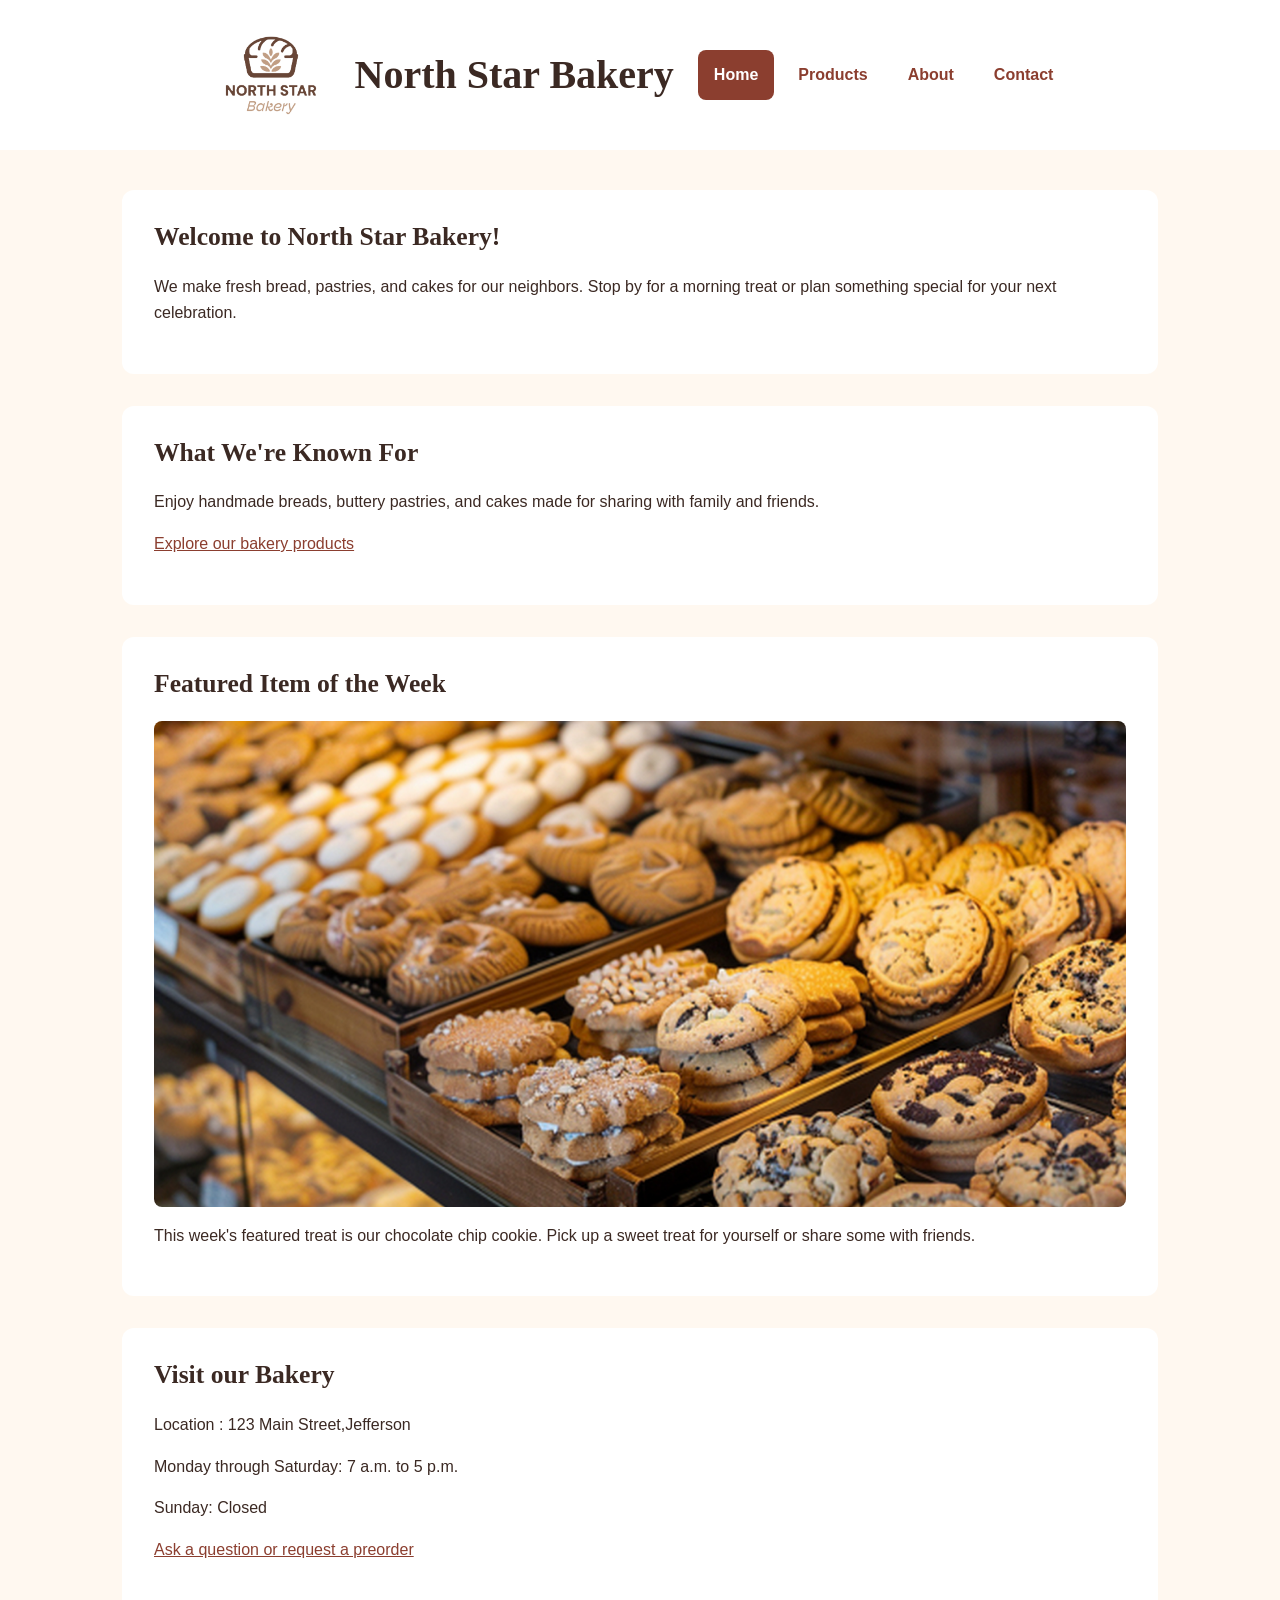
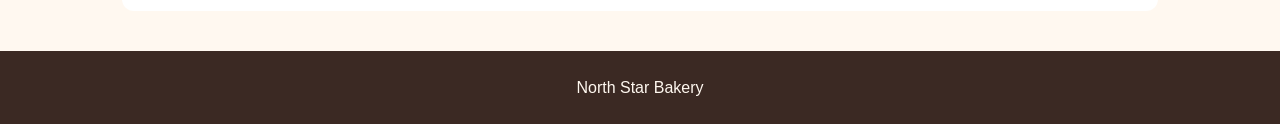
<file: index.html>
<!DOCTYPE html>
<html lang="en">
<head>
    <meta charset="UTF-8">
    <meta name="viewport" content="width=device-width, initial-scale=1.0">
    <title>North Star Bakery | Home</title>
    <link rel="stylesheet" href="styles.css">
    <script src="script.js" defer></script>
</head>
<body>
    <header>
        <img src="media/bakery-logo_c.png"
        alt="North Star Bakery logo"
        width="180">

        <h1>North Star Bakery</h1>
        <nav aria-labek="Main navigation">
            <ul>
                <li><a href="index.html" aria-current="page">Home</a> </li>
                <li><a href="products.html">Products</a></li>
                <li><a href="about.html">About</a></li>
                 <li><a href="contact.html">Contact</a></li>
            </ul>
        </nav>
    </header>

    <main>
        <section>
        <h2>Welcome to North Star Bakery!</h2>
        <p>
            We make fresh bread, pastries, and cakes for our neighbors.
            Stop by for a morning treat or plan something special
             for your next celebration.
        </p>
        </section>
        <section>
            <h2> What We're Known For</h2>
            <p>
                Enjoy handmade breads, buttery pastries, and cakes
                 made for sharing with family and friends.
            </p>
            <p>
                <a href="products.html">Explore our bakery products</a>
            </p>
        </section>
        <section>
            <h2>Featured Item of the Week</h2>
           <picture>
            <source
                media="(min-width: 768px)"
                srcset="media/bakery-feature-large_c.png">
            <img
                src="media/bakery-feature-small_c.png"
                alt="Assorted cookies and pastries displayed on bakery trays">
        </picture>

        <p>
            This week's featured treat is our chocolate chip cookie.
            Pick up a sweet treat for yourself or share some with friends.
            </p>
        </section>
        <section>
            <h2> Visit our Bakery</h2>
            <p>Location : 123 Main Street,Jefferson</p>
            <p>Monday through Saturday: 7 a.m. to 5 p.m.</p>
            <p>Sunday: Closed</p>
            <p>
                <a href="contact.html">Ask a question or request a preorder</a>
            </p>
        </section>
    </main>

    <footer>
        <p>North Star Bakery</p>
    </footer>
</body>
</html>
</file>
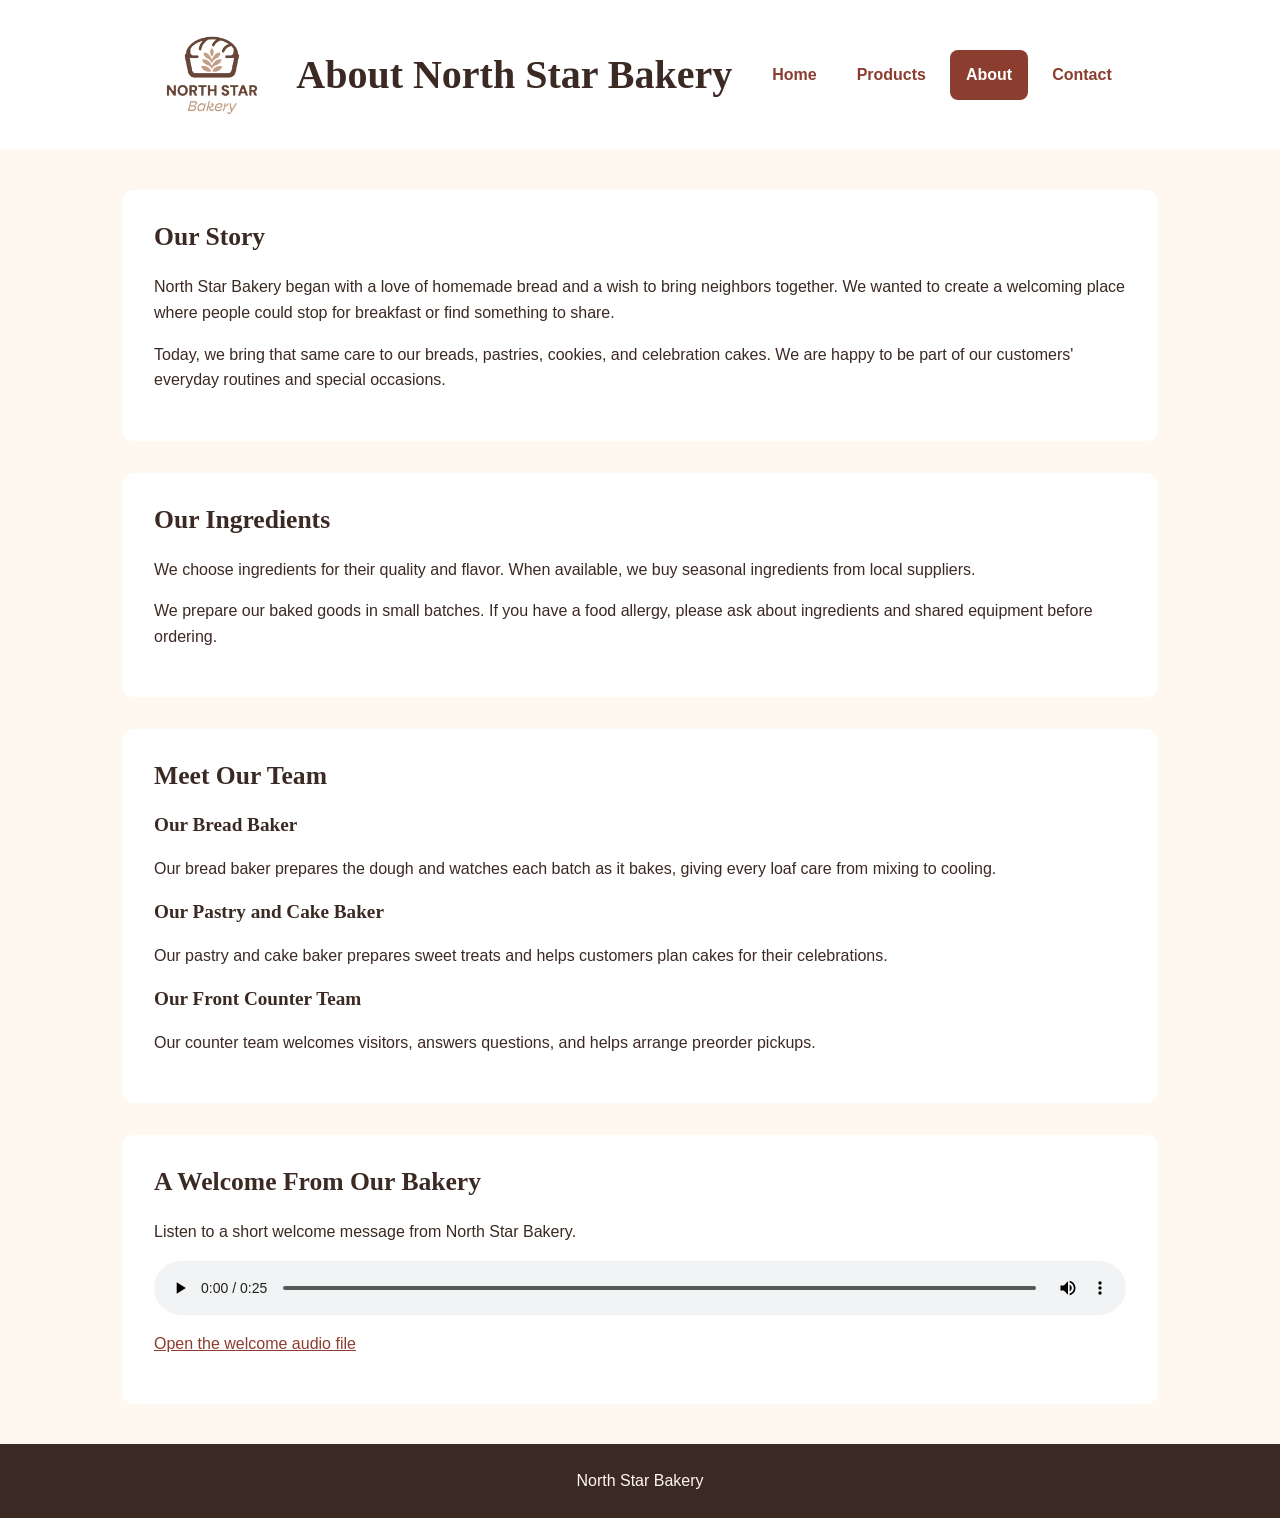
<file: about.html>
<!DOCTYPE html>
<html lang="en">
<head>
    <meta charset="UTF-8">
    <meta name="viewport" content="width=device-width, initial-scale=1.0">
    <title>North Star Bakery | About</title>
    <link rel="stylesheet" href="styles.css">
    <script src="script.js" defer></script>
</head>
<body>
    <header>
        <img
            src="media/bakery-logo_c.png"
            alt="North Star Bakery logo"
            width="180">

        <h1>About North Star Bakery</h1>

        <nav aria-label="Main navigation">
            <ul>
                <li><a href="index.html">Home</a></li>
                <li><a href="products.html">Products</a></li>
                <li><a href="about.html" aria-current="page">About</a></li>
                <li><a href="contact.html">Contact</a></li>
            </ul>
        </nav>
    </header>

    <main>
        <section>
            <h2>Our Story</h2>

            <p>
                North Star Bakery began with a love of homemade bread
                and a wish to bring neighbors together.
                We wanted to create a welcoming place where people
                could stop for breakfast or find something to share.
            </p>

            <p>
                Today, we bring that same care to our breads,
                pastries, cookies, and celebration cakes.
                We are happy to be part of our customers' everyday
                routines and special occasions.
            </p>
        </section>

        <section>
            <h2>Our Ingredients</h2>

            <p>
                We choose ingredients for their quality and flavor.
                When available, we buy seasonal ingredients
                from local suppliers.
            </p>

            <p>
                We prepare our baked goods in small batches.
                If you have a food allergy, please ask about
                ingredients and shared equipment before ordering.
            </p>
        </section>

        <section>
            <h2>Meet Our Team</h2>

            <h3>Our Bread Baker</h3>
            <p>
                Our bread baker prepares the dough and watches
                each batch as it bakes, giving every loaf care
                from mixing to cooling.
            </p>

            <h3>Our Pastry and Cake Baker</h3>
            <p>
                Our pastry and cake baker prepares sweet treats
                and helps customers plan cakes for their celebrations.
            </p>

            <h3>Our Front Counter Team</h3>
            <p>
                Our counter team welcomes visitors, answers questions,
                and helps arrange preorder pickups.
            </p>
        </section>
        <section>
            <h2>A Welcome From Our Bakery</h2>

            <p>
                Listen to a short welcome message from North Star Bakery.
            </p>

            <audio controls preload="metadata">
                <source
                    src="media/bakery-welcome_c.mp3"
                    type="audio/mpeg">

                Your browser does not support HTML audio.
                <a href="media/bakery-welcome_c.mp3">
                    Download the bakery welcome message
                </a>.
            </audio>

            <p>
                <a href="media/bakery-welcome_c.mp3">
                    Open the welcome audio file
                </a>
            </p>
        </section>
    </main>

    <footer>
        <p>North Star Bakery</p>
    </footer>
</body>
</html>
</file>
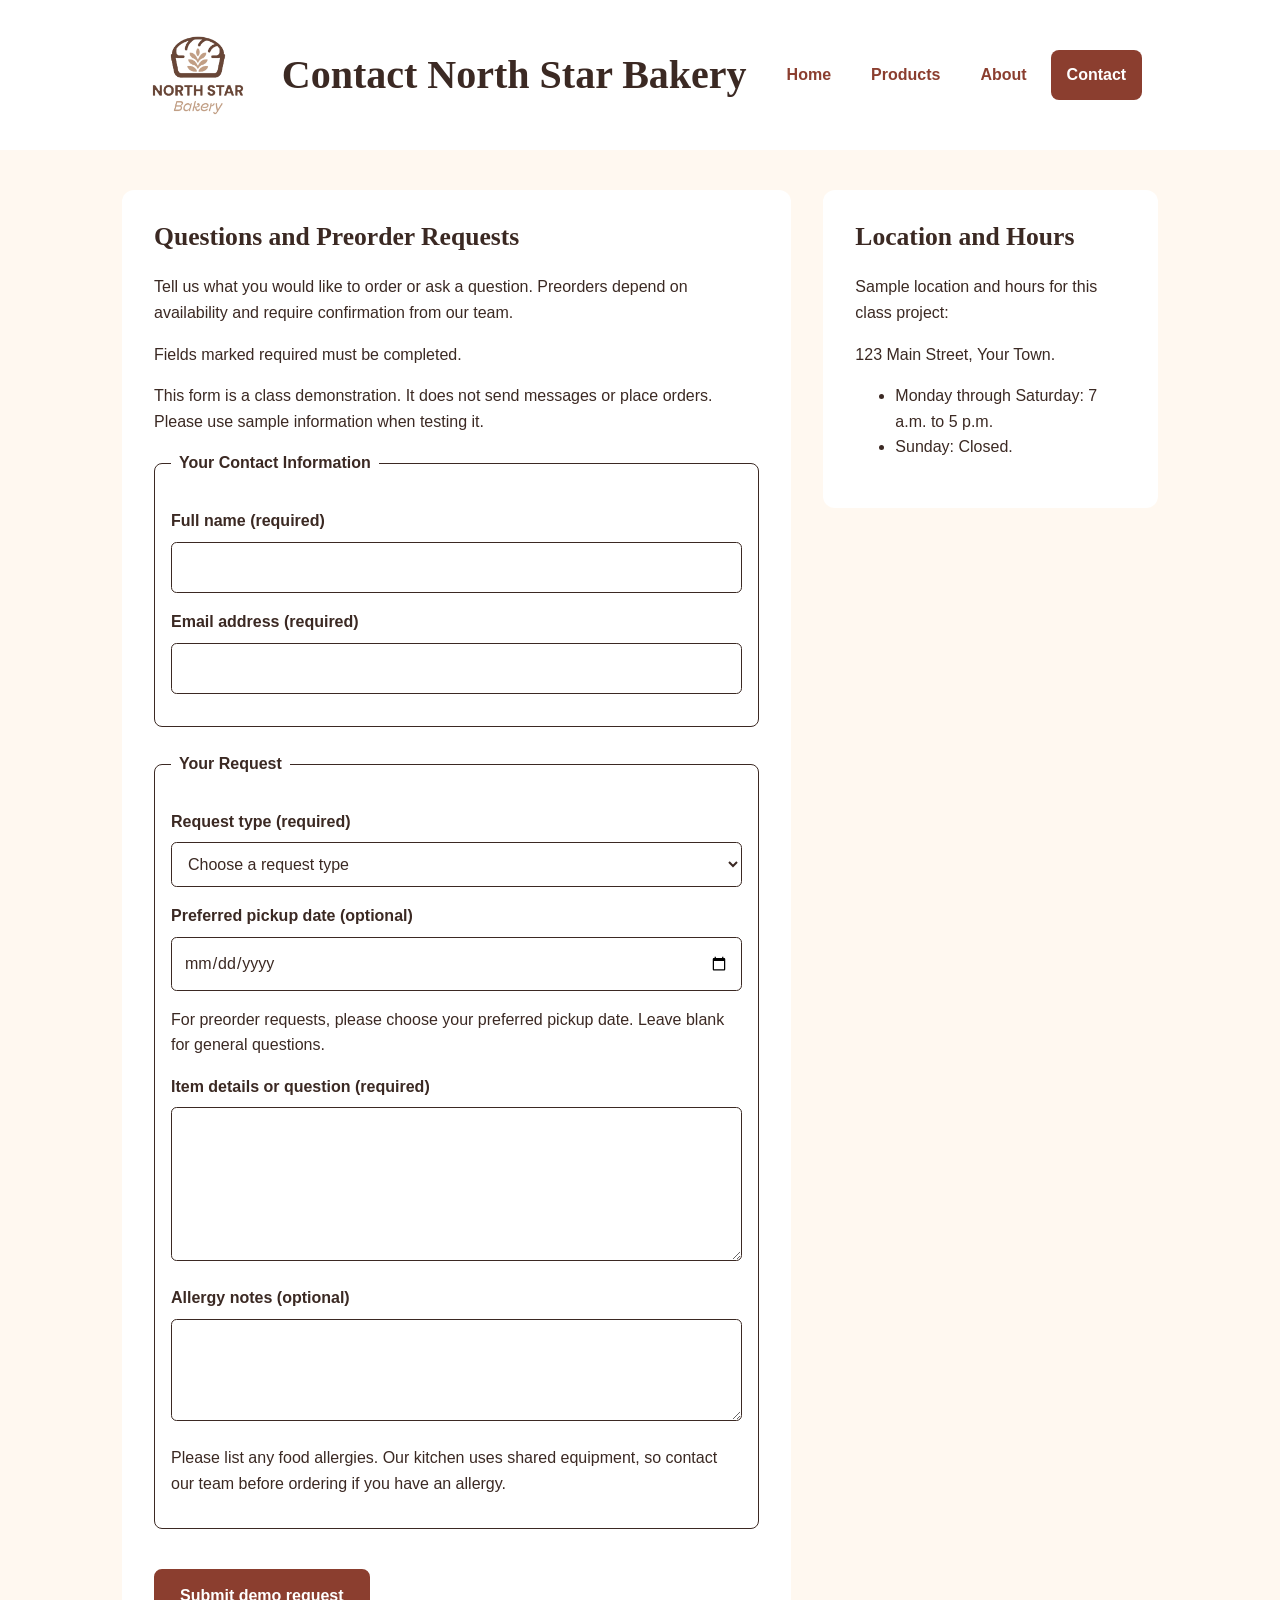
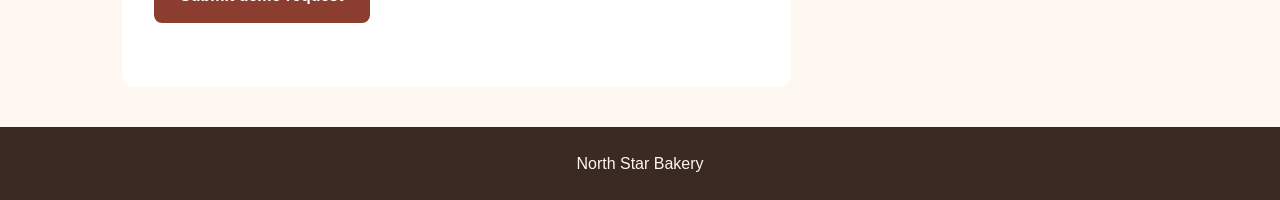
<file: contact.html>
<!DOCTYPE html>
<html lang="en">
<head>
    <meta charset="UTF-8">
    <meta name="viewport" content="width=device-width, initial-scale=1.0">
    <title>North Star Bakery | Contact</title>
    <link rel="stylesheet" href="styles.css">
    <script src="script.js" defer></script>
</head>
<body>
    <header>
        <img
            src="media/bakery-logo_c.png"
            alt="North Star Bakery logo"
            width="180">

        <h1>Contact North Star Bakery</h1>

        <nav aria-label="Main navigation">
            <ul>
                <li><a href="index.html">Home</a></li>
                <li><a href="products.html">Products</a></li>
                <li><a href="about.html">About</a></li>
                <li><a href="contact.html" aria-current="page">Contact</a></li>
            </ul>
        </nav>
    </header>

    <main class="contact-layout">
        <section>
            <h2>Questions and Preorder Requests</h2>

            <p>
                Tell us what you would like to order or ask a question.
                Preorders depend on availability and require
                confirmation from our team.
            </p>

            <p>Fields marked required must be completed.</p>

            <p id="form-note">
                This form is a class demonstration.
                It does not send messages or place orders.
                Please use sample information when testing it.
            </p>

            <form id="contact-form"
      action="contact.html"
      method="get"
      aria-describedby="form-note">
                <fieldset>
                    <legend>Your Contact Information</legend>

                    <p>
                         <label for="customer-name">Full name (required)</label>
    <input
        type="text"
        id="customer-name"
        name="customer-name"
        autocomplete="name"
        aria-describedby="name-error"
        required>
                    </p>

                    <p id="name-error" class="field-error" aria-live="polite"></p>
                   <p>
    <label for="customer-email">Email address (required)</label>
    <input
        type="email"
        id="customer-email"
        name="customer-email"
        autocomplete="email"
        aria-describedby="email-error"
        required>
</p>

<p id="email-error" class="field-error" aria-live="polite"></p>
                </fieldset>

                <fieldset>
                    <legend>Your Request</legend>

                    <p>
                        <label for="request-type">
                            Request type (required)
                        </label>
                        <select
                            id="request-type"
                            name="request-type"
                            aria-describedby="request-error"
                            required>
                            <option value="">Choose a request type</option>
                            <option value="preorder">Preorder request</option>
                            <option value="question">General question</option>
                        </select>
                        <p id="request-error" class="field-error" aria-live="polite"></p>
                    </p>

                    <p>
                        <label for="pickup-date">
                            Preferred pickup date (optional)
                        </label>
                        <input
                            type="date"
                            id="pickup-date"
                            name="pickup-date"
                            aria-describedby="pickup-help">
                    </p>

                    <p id="pickup-help">
                        For preorder requests, please choose your preferred
                        pickup date. Leave blank for general questions.
                    </p>

                    <p>
    <label for="item-details">
        Item details or question (required)
    </label>
    <textarea
        id="item-details"
        name="item-details"
        rows="5"
        cols="30"
        minlength="10"
        aria-describedby="details-error"
        required></textarea>
</p>

<p id="details-error" class="field-error" aria-live="polite"></p>

                    <p>
                        <label for="allergy-notes">
                            Allergy notes (optional)
                        </label>
                        <textarea
                            id="allergy-notes"
                            name="allergy-notes"
                            rows="3"
                            cols="30"
                            aria-describedby="allergy-help"></textarea>
                    </p>

                    <p id="allergy-help">
                        Please list any food allergies.
                        Our kitchen uses shared equipment, so contact
                        our team before ordering if you have an allergy.
                    </p>
                </fieldset>

                <p>
                    <button type="submit">Submit demo request</button>
                </p>
            </form>
            <p id="form-status" role="status"></p>
        </section>

        <section>
            <h2>Location and Hours</h2>

            <p>Sample location and hours for this class project:</p>
            <p>123 Main Street, Your Town.</p>

            <ul>
                <li>Monday through Saturday: 7 a.m. to 5 p.m.</li>
                <li>Sunday: Closed.</li>
            </ul>
        </section>
    </main>

    <footer>
        <p>North Star Bakery</p>
    </footer>
</body>
</html>
</file>
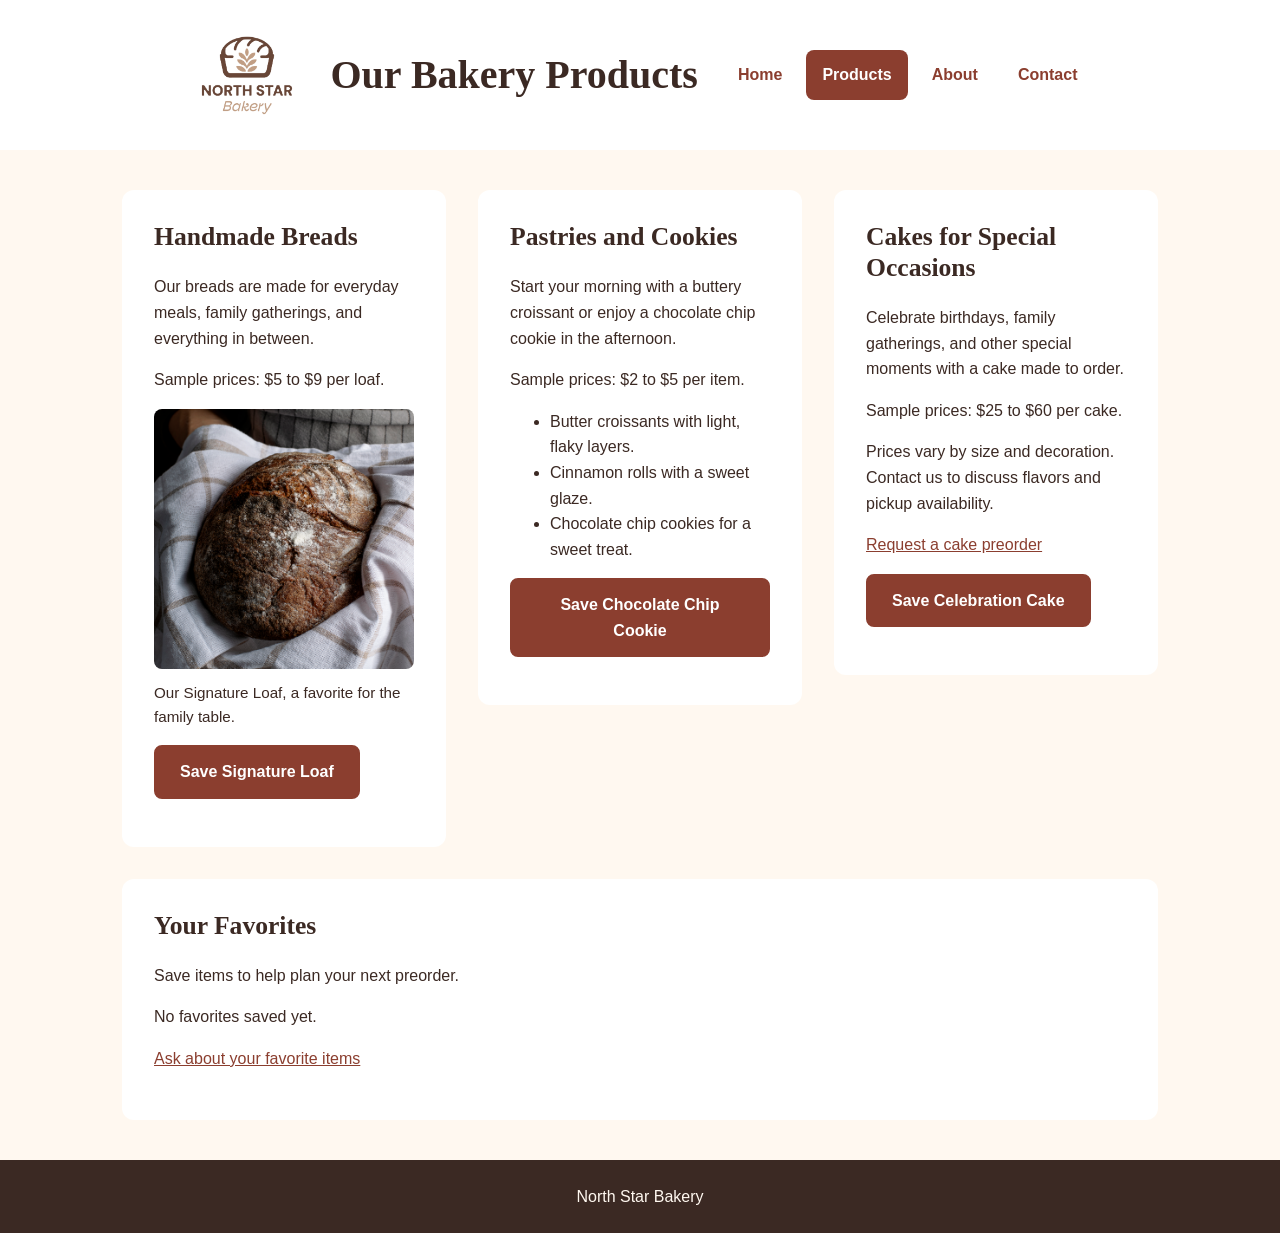
<file: products.html>
<!DOCTYPE html>
<html lang="en">
<head>
    <meta charset="UTF-8">
    <meta name="viewport" content="width=device-width, initial-scale=1.0">
    <title>North Star Bakery | Products</title>
    <link rel="stylesheet" href="styles.css">
    <script src="script.js" defer></script>
</head>
<body>
    <header>
        <img
            src="media/bakery-logo_c.png"
            alt="North Star Bakery logo"
            width="180">

        <h1>Our Bakery Products</h1>

        <nav aria-label="Main navigation">
            <ul>
                <li><a href="index.html">Home</a></li>
                <li><a href="products.html" aria-current="page">Products</a></li>
                <li><a href="about.html">About</a></li>
                <li><a href="contact.html">Contact</a></li>
            </ul>
        </nav>
    </header>

    <main class="products-layout">
        <section>
            <h2>Handmade Breads</h2>

            <p>
                Our breads are made for everyday meals,
                family gatherings, and everything in between.
            </p>

            <p>Sample prices: $5 to $9 per loaf.</p>

            <figure>
                <img
                    src="media/bakery-signature-loaf_c.png"
                    alt="North Star Bakery's signature bread loaf"
                    width="300">

                <figcaption>
                    Our Signature Loaf, a favorite for the family table.
                </figcaption>
            </figure>
            <p>
    <button type="button"
            class="favorite-button"
            data-product-id="signature-loaf"
            aria-pressed="false">
        Save Signature Loaf
    </button>
</p>
        </section>

        <section>
            <h2>Pastries and Cookies</h2>

            <p>
                Start your morning with a buttery croissant
                or enjoy a chocolate chip cookie in the afternoon.
            </p>

            <p>Sample prices: $2 to $5 per item.</p>

            <ul>
                <li>Butter croissants with light, flaky layers.</li>
                <li>Cinnamon rolls with a sweet glaze.</li>
                <li>Chocolate chip cookies for a sweet treat.</li>
            </ul>
            <p>
    <button type="button"
            class="favorite-button"
            data-product-id="chocolate-chip-cookie"
            aria-pressed="false">
        Save Chocolate Chip Cookie
    </button>
</p>
        </section>

        <section>
            <h2>Cakes for Special Occasions</h2>

            <p>
                Celebrate birthdays, family gatherings, and other
                special moments with a cake made to order.
            </p>

            <p>Sample prices: $25 to $60 per cake.</p>

            <p>
                Prices vary by size and decoration.
                Contact us to discuss flavors and pickup availability.
            </p>

            <p>
                <a href="contact.html">Request a cake preorder</a>
            </p>
            <p>
    <button type="button"
            class="favorite-button"
            data-product-id="celebration-cake"
            aria-pressed="false">
         Save Celebration Cake
    </button>
</p>
        </section>

        <section class="favorites-section">
            <h2>Your Favorites</h2>

            <p>Save items to help plan your next preorder.</p>

            <p id="favorites-status" role="status">
                No favorites saved yet.
            </p>

            <ul id="favorites-list"></ul>

            <p id="storage-status" role="status"></p>

            <p>
                <a href="contact.html">Ask about your favorite items</a>
            </p>
        </section>
    </main>

    <footer>
        <p>North Star Bakery</p>
    </footer>
</body>
</html>
</file>
<file: styles.css>
/* Include padding and borders in element sizes */
* {
    box-sizing: border-box;
}

/* General page appearance */
body {
    margin: 0;
    background-color: #fff8f0;
    color: #3b2923;
    font-family: Arial, sans-serif;
    font-size: 16px;
    line-height: 1.6;
}

/* Headings */
h1,
h2,
h3 {
    font-family: Georgia, serif;
    line-height: 1.2;
}

/* Keep images inside their containers */
img {
    display: block;
    max-width: 100%;
    height: auto;
}

/* Links */
a {
    color: #8b3e2f;
}

/* Visible keyboard focus */
a:focus-visible,
button:focus-visible,
input:focus-visible,
select:focus-visible,
textarea:focus-visible {
    outline: 3px solid #8b3e2f;
    outline-offset: 4px;
}
/* Header */
header {
    display: flex;
    flex-direction: column;
    align-items: center;
    gap: 1rem;
    padding: 1.5rem 1rem;
    background-color: #ffffff;
    text-align: center;
}

header img {
    width: 150px;
}

header h1 {
    margin: 0;
    font-size: 2rem;
}

/* Navigation */
nav {
    width: 100%;
}

nav ul {
    display: flex;
    flex-wrap: wrap;
    justify-content: center;
    gap: 0.5rem;
    list-style: none;
    margin: 0;
    padding: 0;
}

nav a {
    display: block;
    padding: 0.75rem 1rem;
    border-radius: 0.5rem;
    font-weight: bold;
    text-decoration: none;
}

nav a:hover,
nav a[aria-current="page"] {
    background-color: #8b3e2f;
    color: #ffffff;
}
/* Main content */
main {
    display: flex;
    flex-direction: column;
    gap: 1.5rem;
    width: 100%;
    max-width: 1100px;
    margin: 0 auto;
    padding: 1.5rem 1rem;
}

main > section {
    min-width: 0;
    padding: 1.5rem;
    background-color: #ffffff;
    border-radius: 0.75rem;
}

h2 {
    margin-top: 0;
    font-size: 1.6rem;
}

h3 {
    font-size: 1.2rem;
}

p {
    margin-bottom: 1rem;
}

/* Product images and captions */
figure {
    margin: 1rem 0;
}

figcaption {
    margin-top: 0.75rem;
    font-size: 0.95rem;
}

picture {
    display: block;
}

main img {
    border-radius: 0.5rem;
}

/* Footer */
footer {
    padding: 1.5rem 1rem;
    background-color: #3b2923;
    color: #fff8f0;
    text-align: center;
}

footer p {
    margin: 0;
}
/* Form layout */
form {
    display: flex;
    flex-direction: column;
    gap: 1.5rem;
}

fieldset {
    min-width: 0;
    margin: 0;
    padding: 1rem;
    border: 1px solid #3b2923;
    border-radius: 0.5rem;
}

legend {
    padding: 0 0.5rem;
    font-weight: bold;
}

label {
    display: block;
    margin-bottom: 0.5rem;
    font-weight: bold;
}

/* Form fields */
input,
select,
textarea {
    width: 100%;
    min-width: 0;
    padding: 0.75rem;
    border: 1px solid #3b2923;
    border-radius: 0.35rem;
    background-color: #ffffff;
    color: #3b2923;
    font: inherit;
}

textarea {
    resize: vertical;
}

/* Submit button */
button {
    min-height: 44px;
    padding: 0.75rem 1.5rem;
    border: 2px solid #8b3e2f;
    border-radius: 0.5rem;
    background-color: #8b3e2f;
    color: #ffffff;
    font: inherit;
    font-weight: bold;
    cursor: pointer;
}

button:hover {
    background-color: #3b2923;
    border-color: #3b2923;
}

/* Audio player */
audio {
    display: block;
    width: 100%;
    max-width: 100%;
}
/* Layout for larger screens */
@media (min-width: 900px) {
    header {
        flex-direction: row;
        flex-wrap: wrap;
        justify-content: center;
        gap: 1.5rem;
        padding: 1.5rem 2rem;
    }

    header img {
        width: 120px;
    }

    header h1 {
        font-size: 2.5rem;
    }

    nav {
        width: auto;
    }

    main {
        gap: 2rem;
        padding: 2.5rem 2rem;
    }

    main > section {
        padding: 2rem;
    }

    .products-layout,
    .contact-layout {
        flex-direction: row;
        flex-wrap: wrap;
        align-items: flex-start;
    }

    .products-layout > section {
        flex: 1 1 280px;
    }

    .contact-layout > section:first-child {
        flex: 2 1 480px;
    }

    .contact-layout > section:last-child {
        flex: 1 1 240px;
    }
}
/* Form validation messages */
.field-error {
    color: #8b3e2f;
    font-weight: bold;
    margin: 0.25rem 0 1rem;
}

.field-error:empty {
    display: none;
}

[aria-invalid="true"] {
    border: 2px solid #8b3e2f;
}
</file>
